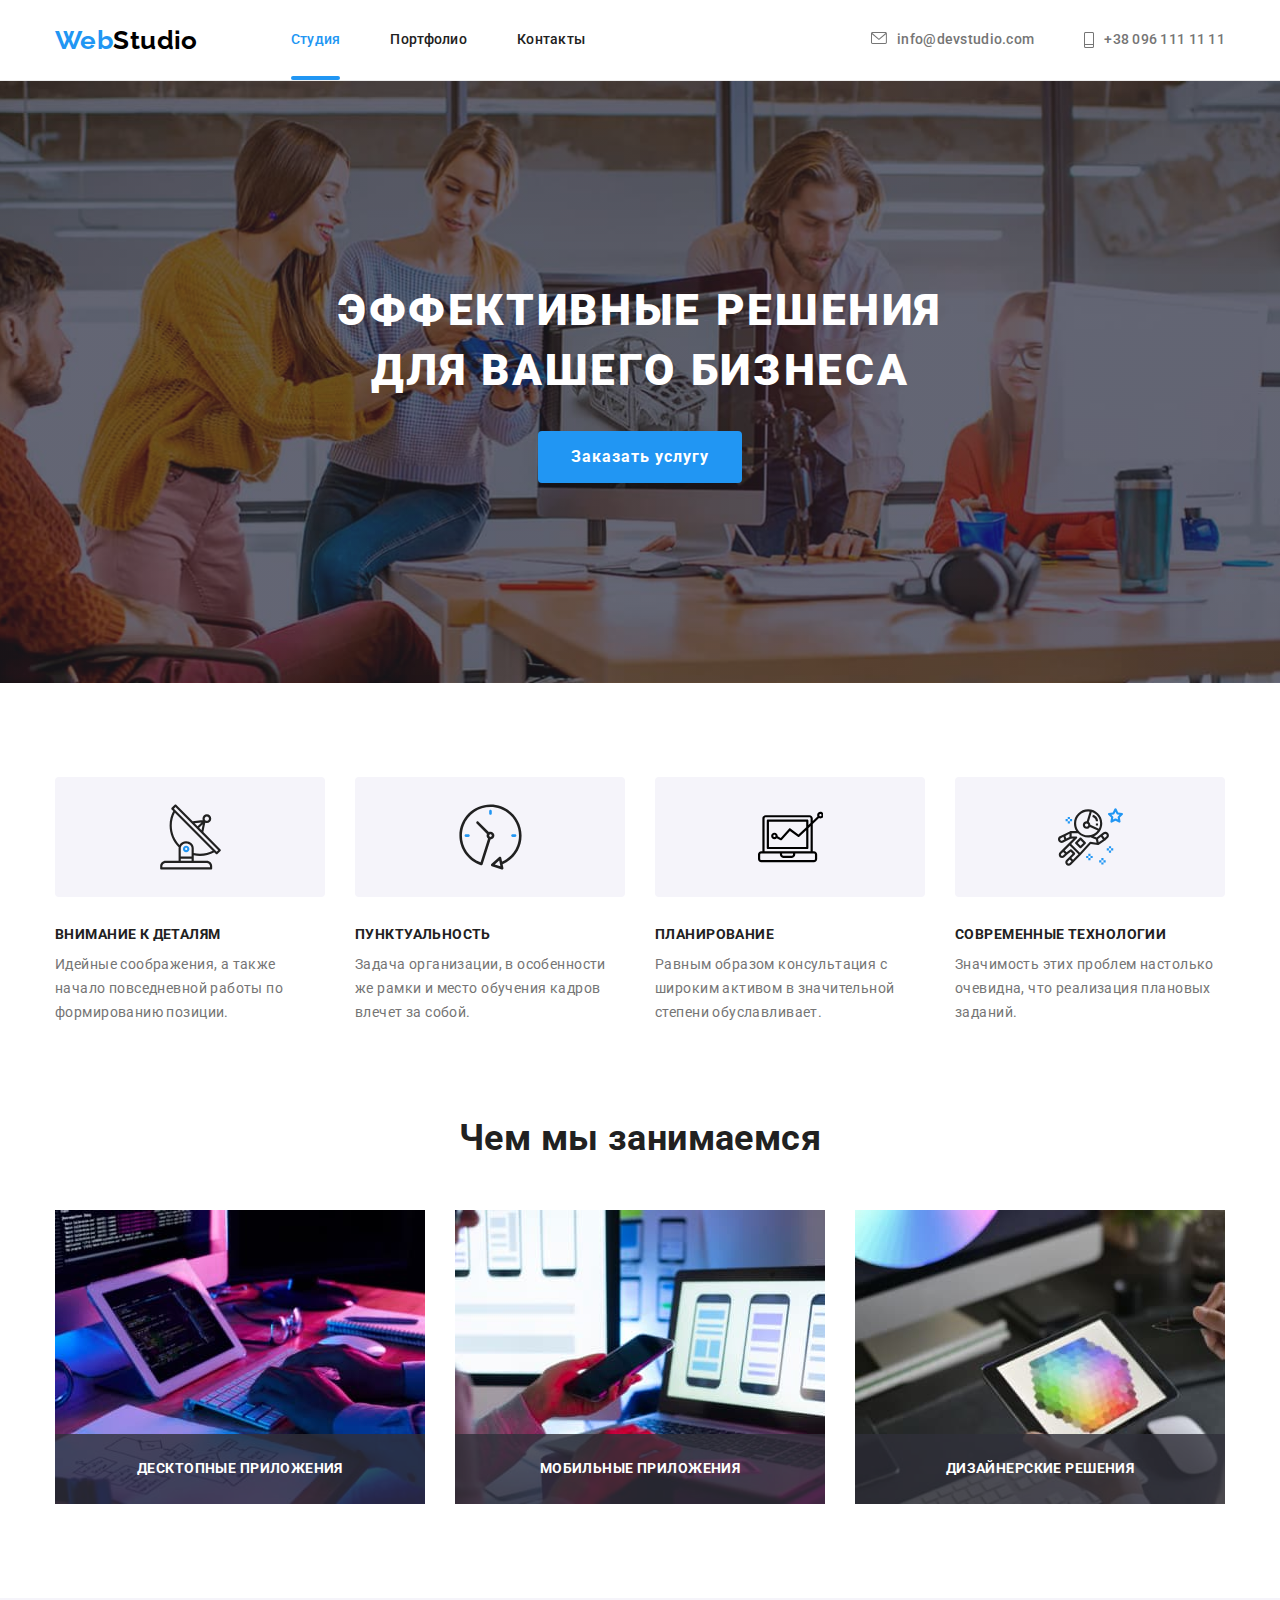
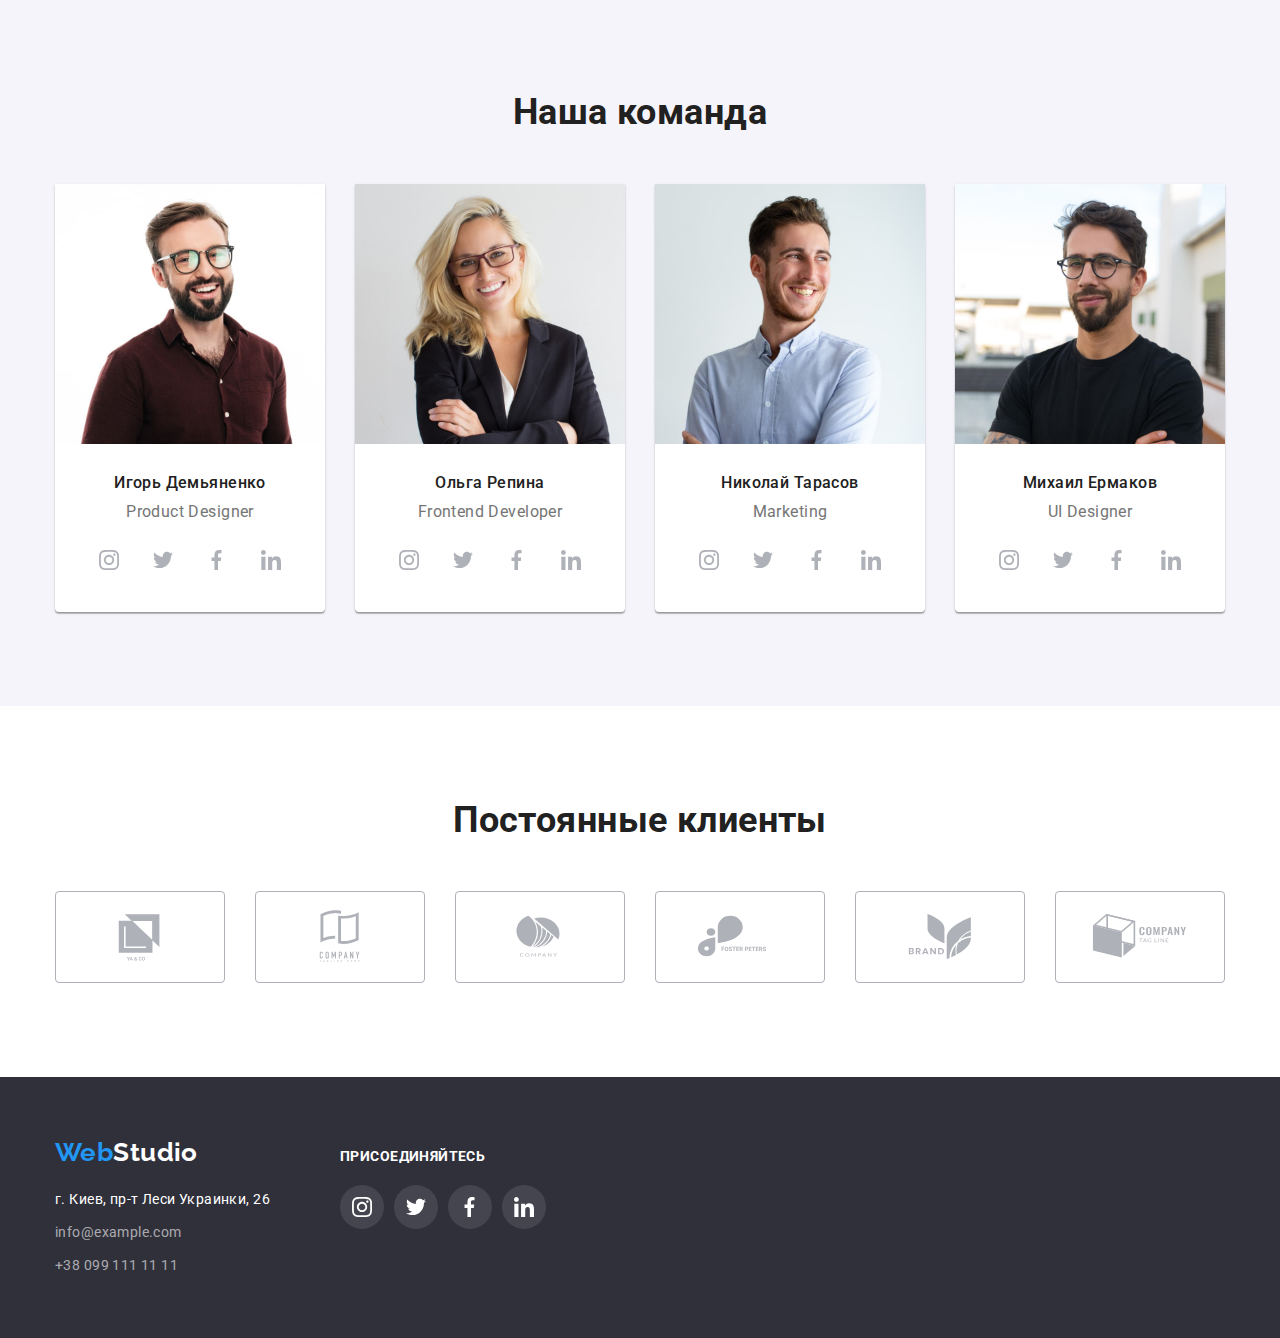
<file: index.html>
<!DOCTYPE html>
<html lang="ru">

<head>
   <meta charset="UTF-8">
   <meta http-equiv="X-UA-Compatible" content="IE=edge">
   <meta name="viewport" content="width=device-width, initial-scale=1.0">
   <title>Студия</title>
   <link href="https://fonts.googleapis.com/css2?family=Raleway:wght@700&family=Roboto:wght@400;500;700;900&display=swap"
      rel="stylesheet">
   <link rel="stylesheet" href="https://cdnjs.cloudflare.com/ajax/libs/modern-normalize/1.1.0/modern-normalize.min.css">
   <link rel="stylesheet" href="./css/styles.css">
</head>

<body>
   <!--section header-->
   <header class="section-header">
      <div class="container main-nav">
         <a href="./" class="logo"><span>Web</span>Studio</a>
         <nav>
            <ul class="site-nav list">
               <li class="site-item item"><a href="./index.html" class="link active">Студия</a></li>
               <li class="item"><a href="./portfolio.html" class="link">Портфолио</a></li>
               <li class="item"><a href="./" class="link">Контакты</a></li>
            </ul>
         </nav>
         <ul class="auth-nav list">
            <li class="item">
               <a href="mailto:info@example.com" class="link">
                  <svg class="auth-nav-icon" width="16" height="12">
                     <use href="./images/symbol-defs.svg#envelope"></use>
                  </svg>
                  info@devstudio.com
               </a>
            </li>
            <li class="item">
               <a href="tel:+38 099 111 11 11" class="link">
                  <svg class="auth-nav-phone" width="10" height="16">
                     <use href="./images/symbol-defs.svg#phone"></use>
                  </svg>
                  +38 096 111 11 11
               </a>
            </li>
         </ul>
      </div>
   </header>
   <main>
      <!--section hero-->
      <section class="hero">
            <h1 class="hero-title">Эффективные решения для вашего бизнеса</h1>
            <button type="button" class="button" data-modal-open>Заказать услугу</button>
      </section>
      <!--section peculiarities-->
      <section class="section section-peculiarities">
         <div class="container">
            <h2 class="section-title section-title-none">Особенности</h2>
            <ul class="peculiarities-list list">
               <li class="item">
                  <div class="peculiarities-icon">
                     <svg class="peculiarities-img"  width="65" height="70" >
                        <use href="./images/symbol-defs.svg#antenna"></use>
                     </svg>
                  </div>
                  <h3 class="title">Внимание к деталям</h3>
                  <p class="text">Идейные соображения, а также начало повседневной работы по формированию позиции.</p>
               </li>
               <li class="item">
                  <div class="peculiarities-icon">
                     <svg class="peculiarities-img"  width="65" height="70">
                        <use href="./images/symbol-defs.svg#clock"></use>
                     </svg>
                  </div>
                  <h3 class="title">Пунктуальность</h3>
                  <p class="text">Задача организации, в особенности же рамки и место обучения кадров влечет за собой.</p>
               </li>
               <li class="item">
                  <div class="peculiarities-icon">
                     <svg class="peculiarities-img"  width="65" height="70">
                        <use href="./images/symbol-defs.svg#leptop"></use>
                     </svg>
                  </div>
                  <h3 class="title">Планирование</h3>
                  <p class="text">Равным образом консультация с широким активом в значительной степени обуславливает.</p>
               </li>
               <li class="item">
                  <div class="peculiarities-icon">
                     <svg class="peculiarities-img"  width="65" height="70">
                        <use href="./images/symbol-defs.svg#astronaut"></use>
                     </svg>
                  </div>
                  <h3 class="title">Современные технологии</h3>
                  <p class="text">Значимость этих проблем настолько очевидна, что реализация плановых заданий.</p>
               </li>
            </ul>
         </div>
      </section>
      <!--section work-->
      <section class="section">
         <div class="container">
            <h2 class="section-title">Чем мы занимаемся</h2>
            <ul class="work-list list">
               <li class="work-item item">
                  <img src="./images/box-one.jpg" alt="Програмування коду" width="370">
                  <h3 class="work-text">Десктопные приложения</h3>
               </li>
               <li class="work-item item">
                  <img src="./images/box-two.jpg" alt="Вибор дизайну" width="370">
                  <h3 class="work-text">Мобильные приложения</h3>
               </li>
               <li class="work-item item">
                  <img src="./images/box-three.jpg" alt="Вибор кольору" width="370">
                  <h3 class="work-text">Дизайнерские решения</h3>
               </li>
            </ul>
         </div>
      </section>
      <!--section team-->
      <section class="section team">
         <div class="container">
            <h2 class="section-title">Наша команда</h2>
            <ul class="team-list list">
               <li class="item">
                  <img src="./images/employee-one.jpg" alt="Игора Демьяненка" width="270">
                  <div class="team-info">
                     <h3 class="title">Игорь Демьяненко</h3>
                     <p class="text">Product Designer</p>

                     <ul class="team-social-list list">
                        <li class="team-social-item">
                           <a class="team-link link" href="#">
                              <svg class="social-icon" width="20" height="20">
                                 <use href="./images/symbol-defs.svg#instagram"></use>
                              </svg>
                           </a>
                        </li>
                        <li  class="team-social-item">
                           <a class="team-link link" href="#">
                              <svg class="social-icon" width="20" height="20">
                                 <use href="./images/symbol-defs.svg#twitter"></use>
                              </svg>
                           </a>
                        </li>
                        <li class="team-social-item">
                           <a class="team-link link" href="#">
                              <svg class="social-icon" width="20" height="20">
                                 <use href="./images/symbol-defs.svg#facebook"></use>
                              </svg>
                           </a>
                        </li>
                        <li class="team-social-item">
                           <a class="team-link link" href="#">
                              <svg class="social-icon" width="20" height="20">
                                 <use href="./images/symbol-defs.svg#linkedin"></use>
                              </svg>
                           </a>
                        </li>
                     </ul>
                  </div>
                  
               </li>
               <li class="item">
                  <img src="./images/employee-two.jpg" alt="Ольги Репиной" width="270">
                  <div class="team-info">
                     <h3 class="title">Ольга Репина</h3>
                     <p class="text">Frontend Developer</p>

                     <ul class="team-social-list list">
                        <li class="team-social-item">
                           <a class="team-link link" href="#">
                              <svg class="social-icon" width="20" height="20">
                                 <use href="./images/symbol-defs.svg#instagram"></use>
                              </svg>
                           </a>
                        </li>
                        <li  class="team-social-item">
                           <a class="team-link link" href="#">
                              <svg class="social-icon" width="20" height="20">
                                 <use href="./images/symbol-defs.svg#twitter"></use>
                              </svg>
                           </a>
                        </li>
                        <li class="team-social-item">
                           <a class="team-link link" href="#">
                              <svg class="social-icon" width="20" height="20">
                                 <use href="./images/symbol-defs.svg#facebook"></use>
                              </svg>
                           </a>
                        </li>
                        <li class="team-social-item">
                           <a class="team-link link" href="#">
                              <svg class="social-icon" width="20" height="20">
                                 <use href="./images/symbol-defs.svg#linkedin"></use>
                              </svg>
                           </a>
                        </li>
                     </ul>
                  
                  </div>
                  
               </li>
               <li class="item">
                  <img src="./images/employee-three.jpg" alt="Николая Тарасова" width="270">
                  <div class="team-info">
                     <h3 class="title">Николай Тарасов</h3>
                     <p class="text">Marketing</p>
                     
                     <ul class="team-social-list list">
                        <li class="team-social-item">
                           <a class="team-link link" href="#">
                              <svg class="social-icon" width="20" height="20">
                                 <use href="./images/symbol-defs.svg#instagram"></use>
                              </svg>
                           </a>
                        </li>
                        <li  class="team-social-item">
                           <a class="team-link link" href="#">
                              <svg class="social-icon" width="20" height="20">
                                 <use href="./images/symbol-defs.svg#twitter"></use>
                              </svg>
                           </a>
                        </li>
                        <li class="team-social-item">
                           <a class="team-link link" href="#">
                              <svg class="social-icon" width="20" height="20">
                                 <use href="./images/symbol-defs.svg#facebook"></use>
                              </svg>
                           </a>
                        </li>
                        <li class="team-social-item">
                           <a class="team-link link" href="#">
                              <svg class="social-icon" width="20" height="20">
                                 <use href="./images/symbol-defs.svg#linkedin"></use>
                              </svg>
                           </a>
                        </li>
                     </ul>
                  </div>
                  
               </li>
               <li class="item">
                  <img src="./images/employee-four.jpg" alt="Михаила Ермакова" width="270">
                  <div class="team-info">
                     <h3 class="title">Михаил Ермаков</h3>
                     <p class="text">UI Designer</p>

                     <ul class="team-social-list list">
                        <li class="team-social-item">
                           <a class="team-link link" href="#">
                              <svg class="social-icon" width="20" height="20">
                                 <use href="./images/symbol-defs.svg#instagram"></use>
                              </svg>
                           </a>
                        </li>
                        <li  class="team-social-item">
                           <a class="team-link link" href="#">
                              <svg class="social-icon" width="20" height="20">
                                 <use href="./images/symbol-defs.svg#twitter"></use>
                              </svg>
                           </a>
                        </li>
                        <li class="team-social-item">
                           <a class="team-link link" href="#">
                              <svg class="social-icon" width="20" height="20">
                                 <use href="./images/symbol-defs.svg#facebook"></use>
                              </svg>
                           </a>
                        </li>
                        <li class="team-social-item">
                           <a class="team-link link" href="#">
                              <svg class="social-icon" width="20" height="20">
                                 <use href="./images/symbol-defs.svg#linkedin"></use>
                              </svg>
                           </a>
                        </li>
                     </ul>
         </div>
      </section>
      <!--section client-->
      <section class="section client">
      <div class="container">
         <h2  class="section-title">Постоянные клиенты</h2>
         <ul class="client-social-list list">
            <li class="client-social-item">
               <a class="client-link link" href="#">
                  <svg class="client-icon" width="106" height="60">
                     <use href="./images/symbol-defs.svg#Logo"></use>
                  </svg>
               </a>
            </li>
            <li class="client-social-item">
               <a class="client-link link" href="#">
                  <svg class="client-icon" width="106" height="60">
                     <use href="./images/symbol-defs.svg#Logo-1"></use>
                  </svg>
               </a>
            </li>
            <li class="client-social-item">
               <a class="client-link link" href="#">
                  <svg class="client-icon" width="106" height="60">
                     <use href="./images/symbol-defs.svg#Logo-2"></use>
                  </svg>
               </a>
            </li>
            <li class="client-social-item">
               <a class="client-link link" href="#">
                  <svg class="client-icon" width="106" height="60">
                     <use href="./images/symbol-defs.svg#Logo-3"></use>
                  </svg>
               </a>
            </li>
            <li class="client-social-item">
               <a class="client-link link" href="#">
                  <svg class="client-icon" width="106" height="60">
                     <use href="./images/symbol-defs.svg#Logo-4"></use>
                  </svg>
               </a>
            </li>
            <li class="client-social-item">
               <a class="client-link link" href="#">
                  <svg class="client-icon" width="106" height="60">
                     <use href="./images/symbol-defs.svg#Logo-5"></use>
                  </svg>
               </a>
            </li>
         </ul>
      </div>
      </section>
   </main>
   <!--section footer-->
   <footer class="footer-section">
      <div class="container footer-item ">
         <div class="footer-address-block">
            <a href="./" class="logo footer-logo"><span>Web</span>Studio</a>
            <address>
               <ul class="footer-nav list">
                  <li class="navigation"><a href="https://goo.gl/maps/YZM6C7WJP7z5p3dV6" target="_blank" rel="noopener noreferrer" title="посилання на карту"
                        class="address link"> г. Киев, пр-т Леси Украинки, 26</a></li>
                  <li class="navigation"><a href="mailto:info@example.com" class="link">info@example.com</a></li>
                  <li class="navigation"><a href="tel:+38 099 111 11 11" class="link"> +38 099 111 11 11</a></li>
               </ul>
            </address>
         </div>
         <div class="footer-social-block">
            <h2 class="footer-title">присоединяйтесь</h2>
            
               <ul class="footer-social-list list">
                  <li class="footer-social-item">
                     <a class="footer-link link" href="#">
                        <svg class="footer-icon" width="20" height="20">
                           <use href="./images/symbol-defs.svg#instagram"></use>
                        </svg>
                     </a>
                  </li>
                  <li  class="footer-social-item">
                     <a class="footer-link link" href="#">
                        <svg class="footer-icon" width="20" height="20">
                           <use href="./images/symbol-defs.svg#twitter"></use>
                        </svg>
                     </a>
                  </li>
                  <li class="footer-social-item">
                     <a class="footer-link link" href="#">
                        <svg class="footer-icon" width="20" height="20">
                           <use href="./images/symbol-defs.svg#facebook"></use>
                        </svg>
                     </a>
                  </li>
                  <li class="footer-social-item">
                     <a class="footer-link link" href="#">
                        <svg class="footer-icon" width="20" height="20">
                           <use href="./images/symbol-defs.svg#linkedin"></use>
                        </svg>
                     </a>
                  </li>
               </ul>
            
         </div>
         
      </div>
   </footer>
   <!--modal window-->
   <div class="backdrop is-hidden" data-modal>
      <div class="modal">
         <button class="modal-button" type="button" data-modal-close>
            <svg class="modal-close" width="18" height="18">
               <use href="./images/symbol-defs.svg#close"></use>
            </svg>
         </button>
      </div>
   </div>

<script src="./js/modal.js"></script>
</body>

</html>
</file>
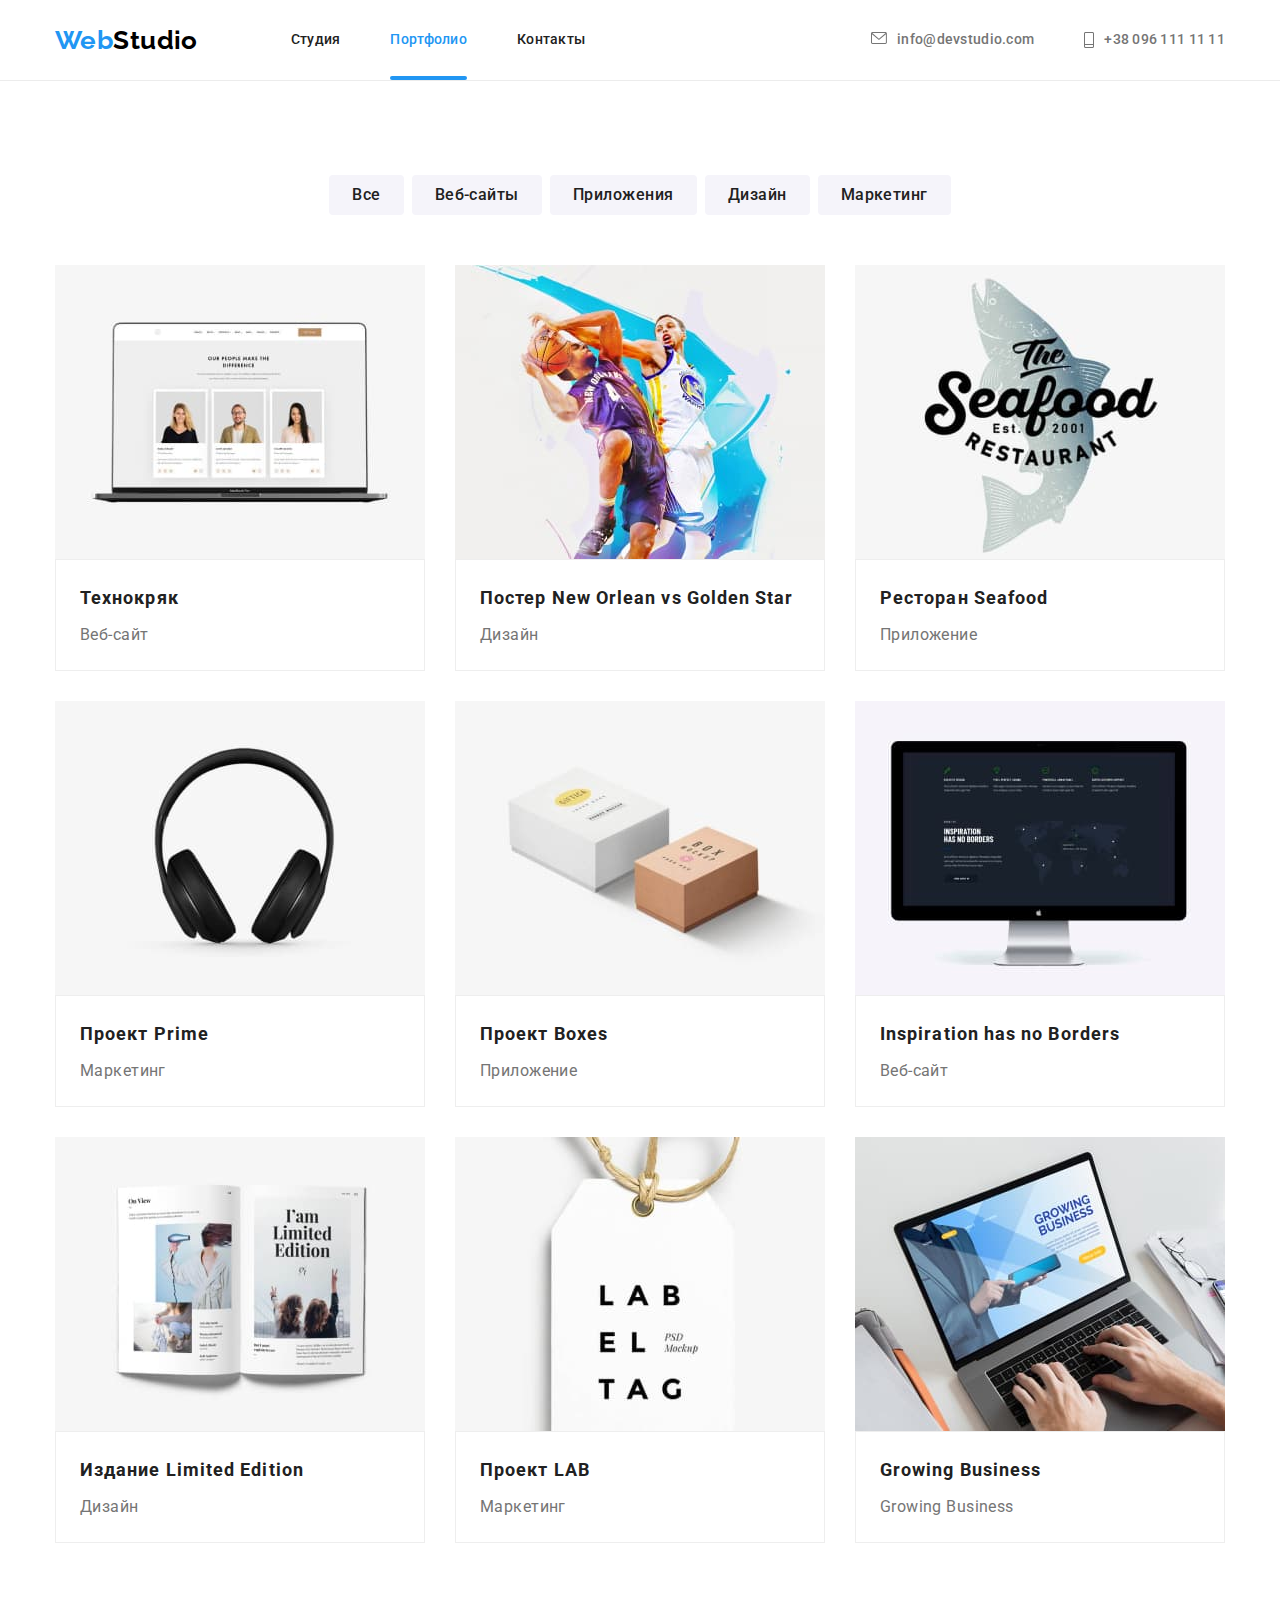
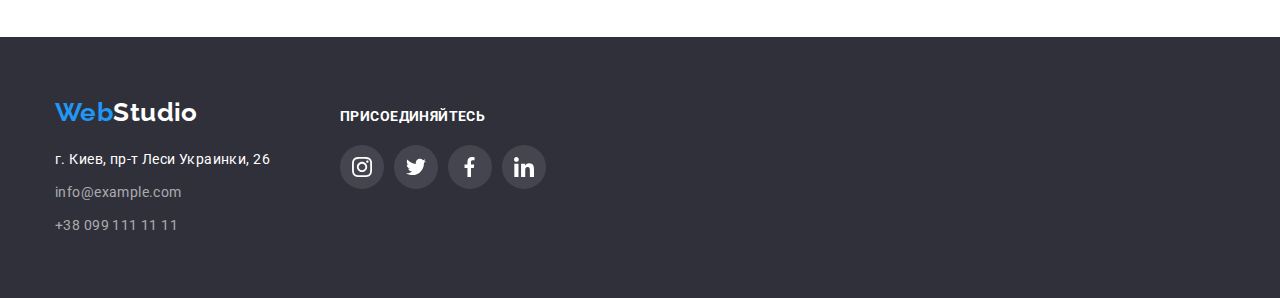
<file: portfolio.html>
<!DOCTYPE html>
<html lang="ru">
  <head>
    <meta charset="UTF-8" />
    <meta http-equiv="X-UA-Compatible" content="IE=edge" />
    <meta name="viewport" content="width=device-width, initial-scale=1.0" />
    <title>Портфолио</title>
    <link
      href="https://fonts.googleapis.com/css2?family=Raleway:wght@700&family=Roboto:wght@400;500;700;900&display=swap"
      rel="stylesheet"
    />
    <link
      rel="stylesheet"
      href="https://cdnjs.cloudflare.com/ajax/libs/modern-normalize/1.1.0/modern-normalize.min.css"
    />
    <link rel="stylesheet" href="./css/styles.css" />
  </head>
  <body>
    <!--хедер-->
    <header class="section-header">
      <div class="container main-nav">
        <a href="./" class="logo"><span>Web</span>Studio</a>
        <nav>
          <ul class="site-nav list">
            <li class="item"><a href="./index.html" class="link">Студия</a></li>
            <li class="item"><a href="./portfolio.html" class="link active">Портфолио</a></li>
            <li class="item"><a href="./" class="link">Контакты</a></li>
          </ul>
        </nav>
        <ul class="auth-nav list">
          <li class="item">
            <a href="mailto:info@example.com" class="link">
              <svg class="auth-nav-icon">
                <use href="./images/symbol-defs.svg#envelope"></use>
              </svg>
              info@devstudio.com
            </a>
          </li>
          <li class="item">
            <a href="tel:+38 099 111 11 11" class="link">
              <svg class="auth-nav-phone">
                <use href="./images/symbol-defs.svg#phone"></use>
              </svg>
              +38 096 111 11 11
            </a>
          </li>
        </ul>
      </div>
    </header>
    <main>
      <section class="section">
        <div class="container">
          <h1 class="section-title section-title-none">Наши роботы</h1>
          <ul class="button-list list">
            <li class="item">
              <button type="button" class="button">Все</button>
            </li>
            <li class="item">
              <button type="button" class="button">Веб-сайты</button>
            </li>
            <li class="item">
              <button type="button" class="button">Приложения</button>
            </li>
            <li class="item">
              <button type="button" class="button">Дизайн</button>
            </li>
            <li class="item">
              <button type="button" class="button">Маркетинг</button>
            </li>
          </ul>
          <ul class="projects-list list">
            <li class="cards-item item">
              <div class="test product-thumb">
                <img src="./images/img-tex.jpg" alt="откритий ноутбук" width="370" class="img" />
                <div class="cards-overflow">
                  <p class="cards-text">
                    Ресурс предлагает комплексные предложения с разным уровнем функционала и
                    сервисов. Все это позволит посетителю получить исчерпывающие сведения о компании
                    или частном лице.
                  </p>
                </div>
              </div>
              <div class="card-border">
                <h2 class="title">Технокряк</h2>
                <p class="text">Веб-сайт</p>
              </div>
            </li>
            <li class="cards-item item">
              <div class="test product-thumb">
                <img src="./images/img-post.jpg" alt="два баскетболиста" width="370" class="img" />
                <div class="cards-overflow">
                  <p class="cards-text">
                    Ресурс предлагает комплексные предложения с разным уровнем функционала и
                    сервисов. Все это позволит посетителю получить исчерпывающие сведения о компании
                    или частном лице.
                  </p>
                </div>
              </div>
              <div class="card-border">
                <h2 class="title">Постер New Orlean vs Golden Star</h2>
                <p class="text">Дизайн</p>
              </div>
            </li>
            <li class="cards-item item">
              <div class="test product-thumb">
                <img src="./images/img-sea.jpg" alt="логотип ресторану" width="370" class="img" />
                <div class="cards-overflow">
                  <p class="cards-text">
                    Ресурс предлагает комплексные предложения с разным уровнем функционала и
                    сервисов. Все это позволит посетителю получить исчерпывающие сведения о компании
                    или частном лице.
                  </p>
                </div>
              </div>
              <div class="card-border">
                <h2 class="title">Ресторан Seafood</h2>
                <p class="text">Приложение</p>
              </div>
            </li>
            <li class="cards-item item">
              <div class="test product-thumb">
                <img src="./images/img-pri.jpg" alt="наушники" width="370" class="img" />
                <div class="cards-overflow">
                  <p class="cards-text">
                    Ресурс предлагает комплексные предложения с разным уровнем функционала и
                    сервисов. Все это позволит посетителю получить исчерпывающие сведения о компании
                    или частном лице.
                  </p>
                </div>
              </div>
              <div class="card-border">
                <h2 class="title">Проект Prime</h2>
                <p class="text">Маркетинг</p>
              </div>
            </li>
            <li class="cards-item item">
              <div class="test product-thumb">
                <img src="./images/img-box.jpg" alt="две коробки" width="370" class="img" />
                <div class="cards-overflow">
                  <p class="cards-text">
                    Ресурс предлагает комплексные предложения с разным уровнем функционала и
                    сервисов. Все это позволит посетителю получить исчерпывающие сведения о компании
                    или частном лице.
                  </p>
                </div>
              </div>
              <div class="card-border">
                <h2 class="title">Проект Boxes</h2>
                <p class="text">Приложение</p>
              </div>
            </li>
            <li class="cards-item item">
              <div class="test product-thumb">
                <img
                  src="./images/img-ins.jpg"
                  alt="монитор с откритий сайтом"
                  width="370"
                  class="img"
                />
                <div class="cards-overflow">
                  <p class="cards-text">
                    Ресурс предлагает комплексные предложения с разным уровнем функционала и
                    сервисов. Все это позволит посетителю получить исчерпывающие сведения о компании
                    или частном лице.
                  </p>
                </div>
              </div>
              <div class="card-border">
                <h2 class="title">Inspiration has no Borders</h2>
                <p class="text">Веб-сайт</p>
              </div>
            </li>
            <li class="cards-item item">
              <div class="test product-thumb">
                <img src="./images/img-le.jpg" alt="откритий журнал" width="370" class="img" />
                <div class="cards-overflow">
                  <p class="cards-text">
                    Ресурс предлагает комплексные предложения с разным уровнем функционала и
                    сервисов. Все это позволит посетителю получить исчерпывающие сведения о компании
                    или частном лице.
                  </p>
                </div>
              </div>
              <div class="card-border">
                <h2 class="title">Издание Limited Edition</h2>
                <p class="text">Дизайн</p>
              </div>
            </li>
            <li class="cards-item item">
              <div class="test product-thumb">
                <img src="./images/img-lab.jpg" alt="Этикетка" width="370" class="img" />
                <div class="cards-overflow">
                  <p class="cards-text">
                    Ресурс предлагает комплексные предложения с разным уровнем функционала и
                    сервисов. Все это позволит посетителю получить исчерпывающие сведения о компании
                    или частном лице.
                  </p>
                </div>
              </div>
              <div class="card-border">
                <h2 class="title">Проект LAB</h2>
                <p class="text">Маркетинг</p>
              </div>
            </li>
            <li class="cards-item item">
              <div class="test product-thumb">
                <img
                  src="./images/img-gro.jpg"
                  alt="ноутбук с откритим сайтом"
                  width="370"
                  class="cards-img img"
                />
                <div class="cards-overflow">
                  <p class="cards-text">
                    Ресурс предлагает комплексные предложения с разным уровнем функционала и
                    сервисов. Все это позволит посетителю получить исчерпывающие сведения о компании
                    или частном лице.
                  </p>
                </div>
              </div>
              <div class="card-border">
                <h2 class="title">Growing Business</h2>
                <p class="text">Growing Business</p>
              </div>
            </li>
          </ul>
        </div>
      </section>
    </main>
    <!--футер-->
    <footer class="footer-section">
      <div class="container footer-item">
        <div class="footer-address-block">
          <a href="./" class="logo footer-logo"><span>Web</span>Studio</a>
          <address>
            <ul class="footer-nav list">
              <li class="navigation">
                <a
                  href="https://goo.gl/maps/YZM6C7WJP7z5p3dV6"
                  target="_blank"
                  rel="noopener noreferrer"
                  title="посилання на карту"
                  class="address link"
                >
                  г. Киев, пр-т Леси Украинки, 26</a
                >
              </li>
              <li class="navigation">
                <a href="mailto:info@example.com" class="link">info@example.com</a>
              </li>
              <li class="navigation">
                <a href="tel:+38 099 111 11 11" class="link"> +38 099 111 11 11</a>
              </li>
            </ul>
          </address>
        </div>
        <div class="footer-social-block">
          <h2 class="footer-title">присоединяйтесь</h2>

          <ul class="footer-social-list list">
            <li class="footer-social-item">
              <a class="footer-link link" href="#">
                <svg class="footer-icon" width="20" height="20">
                  <use href="./images/symbol-defs.svg#instagram"></use>
                </svg>
              </a>
            </li>
            <li class="footer-social-item">
              <a class="footer-link link" href="#">
                <svg class="footer-icon" width="20" height="20">
                  <use href="./images/symbol-defs.svg#twitter"></use>
                </svg>
              </a>
            </li>
            <li class="footer-social-item">
              <a class="footer-link link" href="#">
                <svg class="footer-icon" width="20" height="20">
                  <use href="./images/symbol-defs.svg#facebook"></use>
                </svg>
              </a>
            </li>
            <li class="footer-social-item">
              <a class="footer-link link" href="#">
                <svg class="footer-icon" width="20" height="20">
                  <use href="./images/symbol-defs.svg#linkedin"></use>
                </svg>
              </a>
            </li>
          </ul>
        </div>
      </div>
    </footer>
  </body>
</html>
</file>
<file: css/styles.css>
/*
кольори:
колір основнгго тексту  #757575
вториний колір тексту #212121
колір акцент #2196F3
колір фону #FFFFFF
вториний колір фону #F5F4FA
колір футера #2F303A
чорний колір #000000
сірий колір у футері rgba(255, 255, 255, 0.6)
сірий колір для рамки у карточок портфоліо #EEEEEE
сірий колір для нижньої рамки хедера #ECECEC
сірий колір у карточці rgba(175, 177, 184, 1)
футер колір кнопки беграунд rgba(255, 255, 255, 0.1);
фон під шрифт на картинці rgba(47, 48, 58, 0.8);

шрифти: Roboto, Raleway
Roboto: 900,700,500,400
Releway: 700
*/
:root{
   --primary-text-color: #757575;
   --title-text-color: #212121;
   --accent-color: #2196F3;
   --background-color: #FFFFFF;
   --secondary-background-color:#F5F4FA;
   --footer-color: #2F303A;
   --black-color: #000000;
   --silver-color: rgba(255, 255, 255, 0.6);
   --card-color: #EEEEEE;
   --border-header: #ECECEC;
   --icon-color: rgba(175, 177, 184, 1);
   --footer-bg: rgba(255, 255, 255, 0.1);
   --bg-work: rgba(47, 48, 58, 0.8);
}
body{
   margin: 0;

   background-color: var(--background-color);
   color: var(--primary-text-color);

   font-family: 'Roboto', sans-serif;
   font-size: 14px;
   line-height: 1.14;
   letter-spacing: 0.03em;
}
/*-утиліти-*/
.container{
   width: 1200px;
   margin-left: auto;
   margin-right: auto;
   padding-left: 15px;
   padding-right: 15px;
}
.list {
   padding: 0;
   margin: 0;
   list-style: none;
}
img{
   display: block;
   max-width: 100%;
   height: auto;
}
/*-загальні властивості кнопки-*/
.button {
   border-radius: 4px;
   border: 1px solid transparent;

   font-family: inherit;
   font-size: 16px;
   cursor: pointer;
   text-align: center;
}
/*-section header-*/
.section-header{
   display: flex;
   align-items: center;
   border-bottom: 1px solid var(--border-header); 
}
.logo{
   color: var(--black-color);

   font-family: 'Raleway', sans-serif;
   font-size: 26px;
   line-height: 1.19;
   font-weight: 700;
   text-decoration: none;
}
.logo span{
   color: var(--accent-color);
}
.main-nav{
   display: flex;
   align-items: center;
}
/*-site nav-*/
.site-nav{
   display: flex;
   margin-left: 93px;
}
.site-nav .item:not(:last-child) {
   margin-right: 50px;
}
.site-nav .link{
   padding-top: 32px;
   padding-bottom: 32px;
   display: inline-block;
   position: relative;
}
.auth-nav{
   display: inline-flex;
   margin-left: auto;
}
.auth-nav .item:not(:last-child) {
   margin-right: 50px;
}
.auth-nav .item,
.site-nav .link,
.auth-nav .link{
   color: var(--title-text-color);
   font-weight: 500;
   font-size: 14px;
   line-height: 1.14;
   letter-spacing: 0.02em;
   text-decoration: none;

   transition: color 250ms cubic-bezier(0.4, 0, 0.2, 1);
}
.site-nav .link:hover,
.site-nav .link:focus{
   color: var(--accent-color);
}
.site-nav .active{
   color: var(--accent-color);
}
.site-nav .active::after{
   position: absolute;
   content: '';
   left: 0;
   bottom: 0;
   display: block;
   width: 100%;
   height: 4px;
   
   border-radius: 2px;

   background-color: var(--accent-color);
   
}
/*-auth nav-*/
.auth-nav .link {
   display: flex;
   color: var(--primary-text-color);
   
}
.auth-nav .link:hover,
.auth-nav .link:focus {
   color: var(--accent-color);
}
.auth-nav-icon,
.auth-nav-phone{
   width: 16px;
   height: 12px;
   margin-right: 10px;
   
   fill: var(--primary-text-color);

   transition: fill 250ms cubic-bezier(0.4, 0, 0.2, 1);
}
.auth-nav-phone{
   width: 10px;
   height: 16px;
}
.auth-nav .link:hover .auth-nav-icon,
.auth-nav .link:hover .auth-nav-phone {
   fill: var(--accent-color);
}
.auth-nav .link:focus .auth-nav-icon,
.auth-nav .link:focus .auth-nav-phone {
   fill: var(--accent-color);
}
/*-section hero-*/
.hero{
   max-width: 1600px;
   margin-right: auto;
   margin-left: auto;
   padding-top: 200px;
   padding-bottom: 200px;
   
   background-image: linear-gradient(to bottom, rgba(47, 48, 58, 0.4), rgba(47, 48, 58, 0.4)), url('../images/hero-img.jpg');
   background-repeat: no-repeat;
   background-position: center;
   background-size: cover;
   
   text-align: center;
}
.hero-title{
   width: 696px;
   margin-top: 0;
   margin-bottom: 30px;
   margin-left: auto;
   margin-right: auto;

   color: var(--background-color);

   font-size: 44px;
   line-height: 1.36;
   letter-spacing: 0.06em;
   font-weight: 900;
   text-transform: uppercase;
}
.hero .button {
   padding: 10px 32px;
   min-width: 200px;

   background-color: var(--accent-color);
   color: var(--background-color);

   font-weight: 700;
   line-height: 1.88;
   letter-spacing: 0.06em;
}
/*-section-*/
.section{
   padding-top: 94px;
   padding-bottom: 94px;
}
.section-title{
   margin-top: 0;
   margin-bottom: 50px;

   color: var(--title-text-color);

   font-size: 36px;
   line-height: 1.16;
   text-align: center;
}
.section-peculiarities{
   padding-bottom: 0;
}
.section-title-none{
   display: none;
 }
/*-section peculiarities-*/
.peculiarities-list{
   display: flex;
}
.peculiarities-list .item:not(:last-child){
   margin-right: 30px;
}
.peculiarities-list .title{
   margin-top: 0;
   margin-bottom: 10px;

   color: var(--title-text-color);

   font-size: 14px;
   text-transform: uppercase;
}
.peculiarities-list .text{
   width: 270px;
   margin-top: 0;
   margin-bottom: 0;

   line-height: 1.71;
}
.peculiarities-icon{
   width: 270px;
   height: 120px;
   display: flex;
   align-items: center;
   justify-content: center;

   background-color: var(--secondary-background-color);
   border-radius: 4px;

   margin-bottom: 30px;
}
/*-section work-*/
.work-list{
   display: flex;
   gap: 30px;
}
.work-item{
   position:relative;
}
.work-text{
   width: 100%;
   margin-top: 0;
   margin-bottom: 0;
   padding-top: 27px;
   padding-bottom: 27px;
   position: absolute;
   bottom: 0;
   left: 0;

   font-size: 14px;
   text-align: center;
   text-transform: uppercase;
   background-color: var(--bg-work);
   color: var(--background-color);
}
/*-section team-*/
.team{
   background-color: var(--secondary-background-color);
}
.team-list{
   display: flex;
}
.team-list .item:not(:last-child) {
   margin-right: 30px;
}
.team-list .item{
   background-color: var(--background-color);
   box-shadow: 
      0px 1px 3px rgba(0, 0, 0, 0.12), 
      0px 1px 1px rgba(0, 0, 0, 0.14), 
      0px 2px 1px rgba(0, 0, 0, 0.2);
   border-radius: 0px 0px 4px 4px;
}
.team-info{
   padding-top: 30px;
   padding-bottom: 30px;
}
.team-list .title {
   margin-top: 0px;
   margin-bottom: 10px;

   color: var(--title-text-color);

   font-weight: 500;
   font-size: 16px;
   line-height: 1.18;
   text-align: center;
}
.team-list .text{
   margin-top: 0;
   margin-bottom: 16px;

   font-weight: 400;
   font-size: 16px;
   line-height: 1.18;
   text-align: center;
}
.team-social-list{
   display: flex;
   justify-content: center;
   gap: 10px;
}
.team-social-item{
   width: 44px;
   height: 44px;
}
.team-link{
   display: flex;
   justify-content: center;
   align-items: center;
   width: 100%;
   height: 100%;

   border-radius: 50%;
   fill: var(--icon-color);

   transition: fill 250ms cubic-bezier(0.4, 0, 0.2, 1),
               background-color 250ms cubic-bezier(0.4, 0, 0.2, 1);
}
.team-link:hover,
.team-link:focus{
   background-color: var( --accent-color);
   fill: var(--background-color);
}
/*-section client-*/
.client-social-list{
   display: flex;
   justify-content: center;
   align-items: center;
}
.client-social-item{
   width: 170px;
   height: 92px;
}
.client-social-item:not(:last-child) {
   margin-right: 30px;
}
.client-link{
   display: flex;
   justify-content: center;
   align-items: center;
   width: 100%;
   height: 100%;
   border: 1px solid #AFB1B8;
   border-radius: 4px;
   fill: var(--icon-color);

   transition: fill 250ms cubic-bezier(0.4, 0, 0.2, 1),
               border 250ms cubic-bezier(0.4, 0, 0.2, 1);
}
.client-link:hover,
.client-link:focus{
   border: 1px solid var(--accent-color);
   fill: var(--accent-color);
}
/*-section footer-*/
.footer-item{
   display: flex;
   align-items: baseline;
}
.footer-logo {
   color: var(--background-color);
}
.footer-section{
   margin-top: 0;
   margin-bottom: 0;
   padding-top: 60px;
   padding-bottom: 60px;

   background-color: var(--footer-color);
}
.footer-section address{
   margin-top: 20px;
}
.footer-nav .link{
   color: var(--silver-color);

   line-height: 1.71;
   font-style: normal;
   text-decoration: none;

   transition: color 250ms cubic-bezier(0.4, 0, 0.2, 1);
}
.footer-nav .navigation:not(:last-child) {
   margin-bottom: 9px;
}
.footer-nav .link:hover,
.footer-nav .link:focus {
   color: var(--accent-color);
}
.footer-nav .address{
   color: var(--background-color);

   line-height: 1.71;
   font-style: normal;
   text-decoration: none;
}
.footer-address-block{
   margin-right: 70px;
}
.footer-title{
   margin-bottom: 20px;
   font-size: 14px;
   text-transform: uppercase;

   color: var(--background-color);
}
.footer-social-list{
   display: flex;
   justify-content: center;
   align-items: center;
   gap: 10px;
}
.footer-social-item{
   width: 44px;
   height: 44px;
}
.footer-link{
   display: flex;
   justify-content: center;
   align-items: center;
   width: 100%;
   height: 100%;

   border-radius: 50%;
   background-color: var(--footer-bg);
   fill: var(--background-color);

   transition: background-color 250ms cubic-bezier(0.4, 0, 0.2, 1);
}
.footer-link:hover,
.footer-link:focus{
   background-color: var( --accent-color);
   
}
/*-page portfolio-*/
.list .button {
   padding: 6px 22px;
   background-color: var(--secondary-background-color);
   color: var(--title-text-color);

   font-weight: 500;
   line-height: 1.62;
   letter-spacing: 0.03em;

   transition: background-color 250ms cubic-bezier(0.4, 0, 0.2, 1),
               color 250ms cubic-bezier(0.4, 0, 0.2, 1),
               box-shadow 250ms cubic-bezier(0.4, 0, 0.2, 1) ;
}
.button-list {
   margin-top: 0;
   margin-bottom: 50px;

   display: flex;
   justify-content: center;
}
.button-list .item:not(:last-child) {
   margin-right: 8px;
}
.list .button:hover,
.list .button:focus {
   background-color: var(--accent-color);
   color: var(--background-color);
   box-shadow:
      0px 3px 1px rgba(0, 0, 0, 0.1),
      0px 1px 2px rgba(0, 0, 0, 0.08),
      0px 2px 2px rgba(0, 0, 0, 0.12);
}
/*projects-list*/
.projects-list {
   display: flex;
   flex-wrap: wrap;
}
.projects-list .item {
   width: calc((100% - 60px) / 3);
   margin-right: 30px;
   margin-bottom: 30px;

   transition: box-shadow 250ms cubic-bezier(0.4, 0, 0.2, 1);
}
.projects-list .item:hover {
   box-shadow:
      0px 1px 1px rgba(0, 0, 0, 0.12),
      0px 4px 4px rgba(0, 0, 0, 0.06),
      1px 4px 6px rgba(0, 0, 0, 0.16);
}
.card-border {
   padding-top: 20px;
   padding-bottom: 20px;
   padding-left: 24px;

   display: block;
   border: 1px solid var(--card-color);
}
.projects-list .item:nth-child(3n) {
   margin-right: 0;
}
.projects-list .item:nth-last-child(-n + 3) {
   margin-bottom: 0;
}
.img {
   display: block;
}
.projects-list .title {
   margin-top: 0;
   margin-bottom: 4px;

   color: var(--title-text-color);

   font-size: 18px;
   line-height: 2;
   letter-spacing: 0.06em;
}
.projects-list .text {
   margin-top: 0;
   margin-bottom: 0;

   font-size: 16px;
   line-height: 1.88;
}
/* ---- */
.product-thumb {
   overflow: hidden;
   position: relative;
}
.cards-item:hover .cards-overflow {
   transform: translateY(0);
}
.cards-overflow {
   position: absolute;
   bottom: 0;
   left: 0;

   width: 100%;
   height: 100%;

   transform: translateY(100%);
   transition: transform 250ms cubic-bezier(0.4, 0, 0.2, 1);
   overflow: hidden;
}
.cards-text {
   display: inline-block;
   margin: 0;
   padding: 63px 24px;
   font-size: 18px;
   line-height: 1.56;


   letter-spacing: 0.03em;

   color: #FFFFFF;
   background-color: rgba(33, 150, 243, 0.9);
}
/*-modal window-*/
.backdrop{
   position: fixed;
   top: 0;
   left: 0;

   width: 100%;
   height: 100%;

   background-color: rgba(0, 0, 0, 0.2);
   opacity: 1;

   transition: opacity 250ms cubic-bezier(0.4, 0, 0.2, 1);;
}
.backdrop.is-hidden{
   opacity: 0;
   pointer-events: none;
}
.backdrop.is-hidden .modal{
   transform: translate(-50%, -50%) scale(0.1);
}
.modal{
   position: absolute;
   top: 50%;
   left: 50%;
   

   min-width: 528px;
   min-height: 581px;

   background-color: #FFFFFF;

   box-shadow: 
   0px 1px 3px rgba(0, 0, 0, 0.12), 
   0px 1px 1px rgba(0, 0, 0, 0.14),
   0px 2px 1px rgba(0, 0, 0, 0.2);
   border-radius: 4px;

   transform: translate(-50%, -50%) scale(1);
   transition: transform 250ms cubic-bezier(0.4, 0, 0.2, 1);
}
.modal-button{
   position: absolute;
   right: 8px;
   top: 8px;

   border-radius: 50%;

   display: flex;
   justify-content: center;
   align-items: center;
   width: 30px;
   height: 30px;

   background-color: var(--background-color);
   border: 1px solid rgba(0, 0, 0, 0.1)
}
.modal-close{
   fill: #000000;
}
</file>
